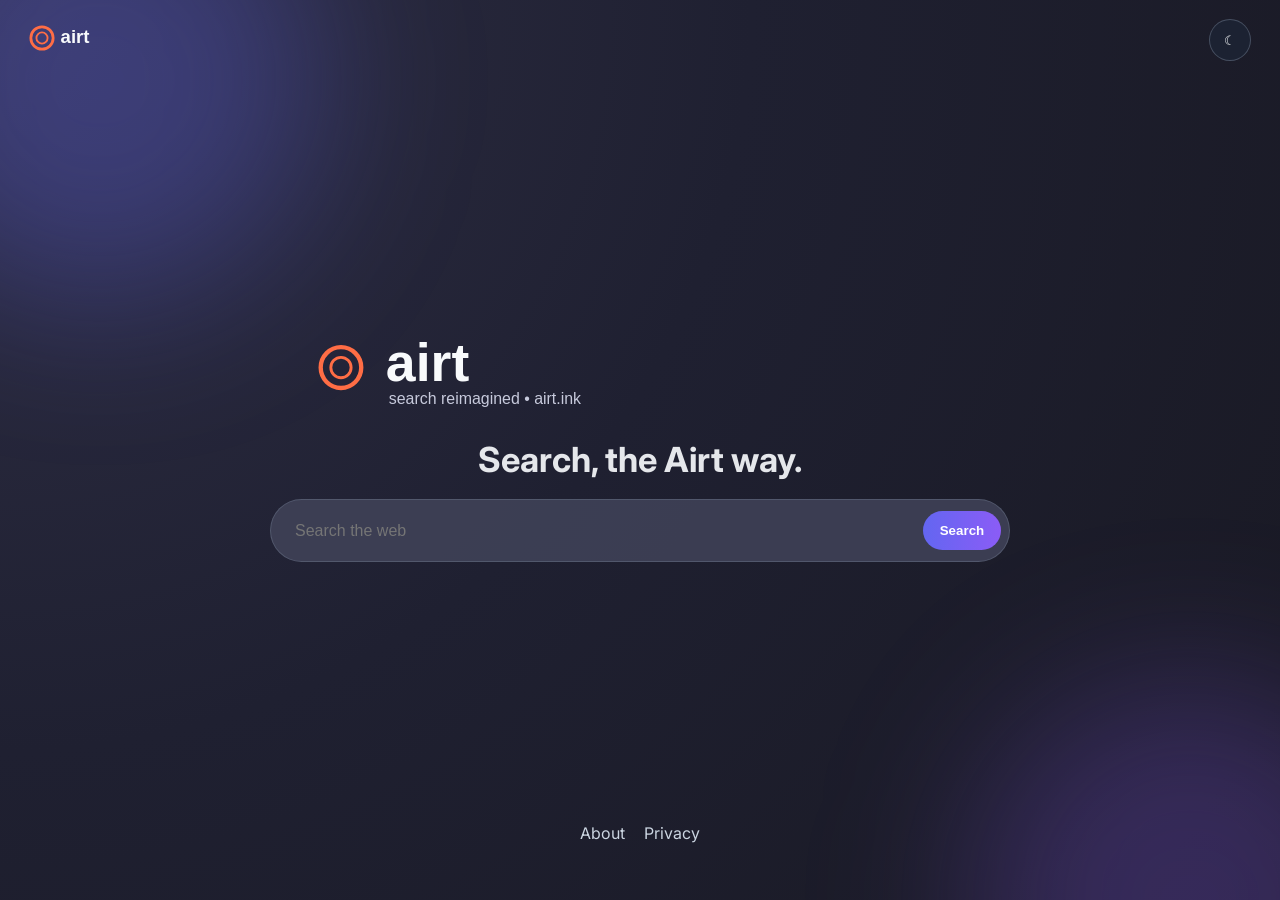
<file: index.html>
<!DOCTYPE html>
<html lang="en">
<head>
  <meta charset="UTF-8" />
  <meta name="viewport" content="width=device-width, initial-scale=1.0" />
  <title>AIRT — Search Reimagined</title>
  <link rel="preconnect" href="https://fonts.googleapis.com">
  <link rel="preconnect" href="https://fonts.gstatic.com" crossorigin>
  <link href="https://fonts.googleapis.com/css2?family=Inter:wght@400;500;600;700;800&display=swap" rel="stylesheet">
  <link rel="stylesheet" href="./styles.css" />
</head>
<body class="theme-dark home-page">
  <div class="bg-orb orb-1"></div>
  <div class="bg-orb orb-2"></div>
  <header class="top-nav">
    <a class="brand" href="./index.html" aria-label="Airt homepage">
      <img src="./assets/airt-logo.svg" alt="airt logo" />
    </a>
    <button id="theme-toggle" class="theme-toggle" aria-label="Toggle dark mode">☾</button>
  </header>

  <main class="home-main">
    <img class="hero-logo" src="./assets/airt-wordmark.svg" alt="airt.ink search reimagined" />
    <h1>Search, the Airt way.</h1>
    <form class="search-shell" action="./search.html" method="GET">
      <input
        id="home-query"
        type="search"
        name="q"
        placeholder="Search the web"
        required
        autocomplete="off"
      />
      <button type="submit">Search</button>
    </form>
  </main>

  <footer>
    <a href="./about.html">About</a>
    <a href="./about.html#privacy">Privacy</a>
  </footer>

  <script src="./ui.js"></script>
</body>
</html>
</file>
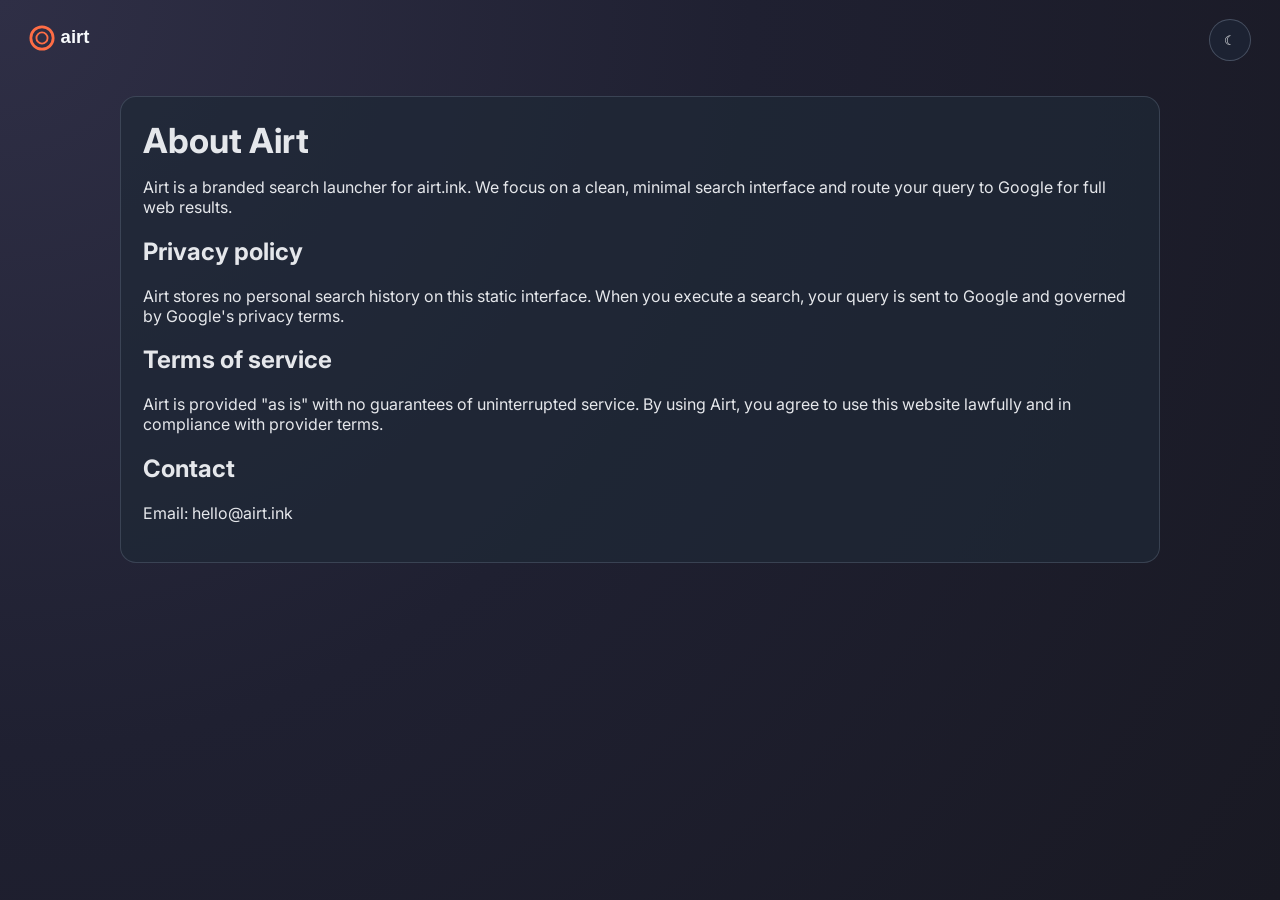
<file: about.html>
<!DOCTYPE html>
<html lang="en">
<head>
  <meta charset="UTF-8" />
  <meta name="viewport" content="width=device-width, initial-scale=1.0" />
  <title>About Airt</title>
  <link rel="preconnect" href="https://fonts.googleapis.com">
  <link rel="preconnect" href="https://fonts.gstatic.com" crossorigin>
  <link href="https://fonts.googleapis.com/css2?family=Inter:wght@400;500;600;700;800&display=swap" rel="stylesheet">
  <link rel="stylesheet" href="./styles.css" />
</head>
<body class="theme-dark about-page">
  <header class="results-header">
    <a class="brand" href="./index.html" aria-label="Airt homepage">
      <img src="./assets/airt-logo.svg" alt="airt logo" />
    </a>
    <button id="theme-toggle" class="theme-toggle" aria-label="Toggle dark mode">☾</button>
  </header>

  <main class="doc-main">
    <article class="doc-card">
      <h1>About Airt</h1>
      <p>
        Airt is a branded search launcher for airt.ink. We focus on a clean, minimal search interface
        and route your query to Google for full web results.
      </p>

      <h2 id="privacy">Privacy policy</h2>
      <p>
        Airt stores no personal search history on this static interface. When you execute a search,
        your query is sent to Google and governed by Google's privacy terms.
      </p>

      <h2>Terms of service</h2>
      <p>
        Airt is provided "as is" with no guarantees of uninterrupted service. By using Airt, you
        agree to use this website lawfully and in compliance with provider terms.
      </p>

      <h2>Contact</h2>
      <p>Email: hello@airt.ink</p>
    </article>
  </main>

  <script src="./ui.js"></script>
</body>
</html>
</file>
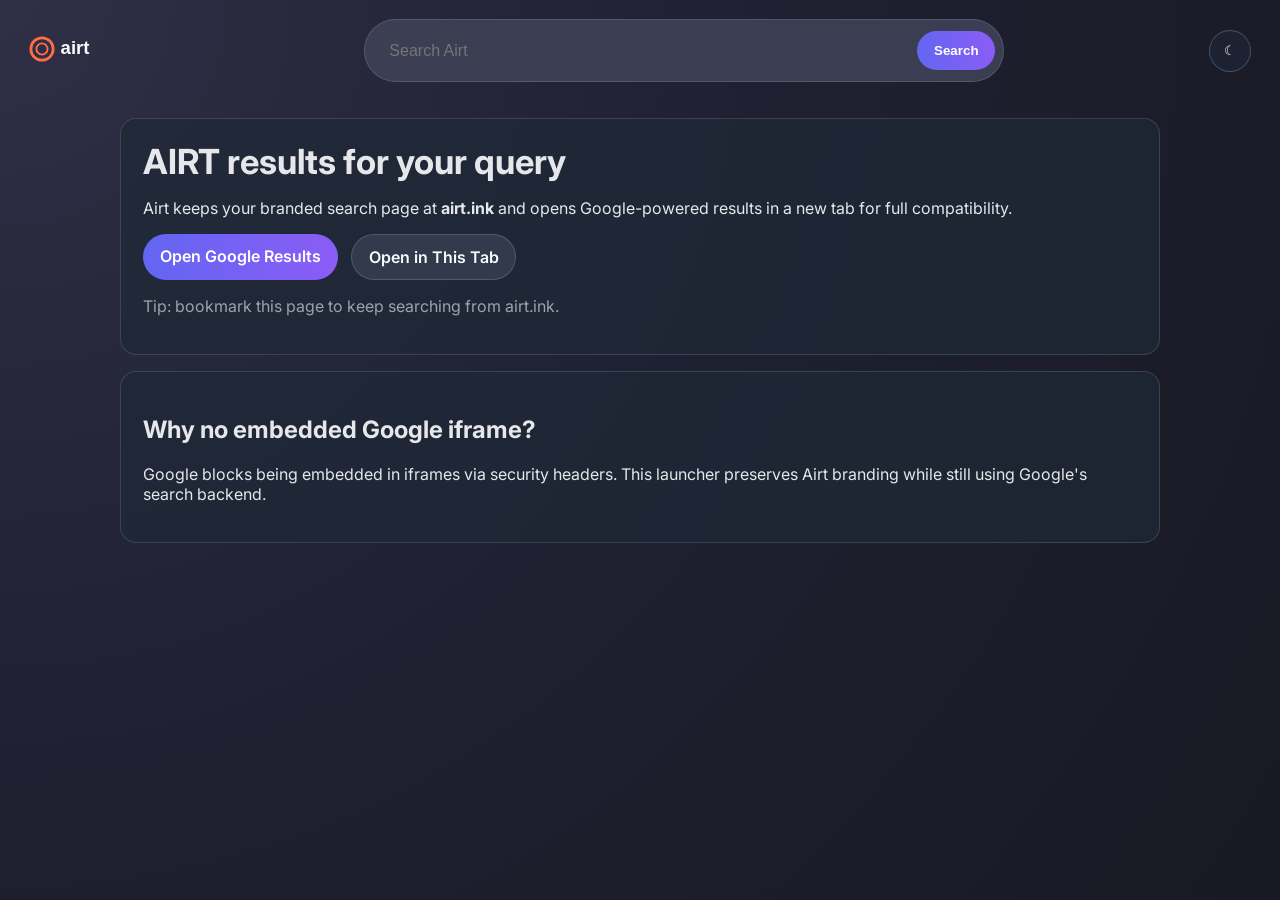
<file: search.html>
<!DOCTYPE html>
<html lang="en">
<head>
  <meta charset="UTF-8" />
  <meta name="viewport" content="width=device-width, initial-scale=1.0" />
  <title>AIRT Search Results</title>
  <link rel="preconnect" href="https://fonts.googleapis.com">
  <link rel="preconnect" href="https://fonts.gstatic.com" crossorigin>
  <link href="https://fonts.googleapis.com/css2?family=Inter:wght@400;500;600;700;800&display=swap" rel="stylesheet">
  <link rel="stylesheet" href="./styles.css" />
</head>
<body class="theme-dark results-page">
  <header class="results-header">
    <a class="brand" href="./index.html" aria-label="Airt homepage">
      <img src="./assets/airt-logo.svg" alt="airt logo" />
    </a>
    <form class="search-shell header-search" action="./search.html" method="GET">
      <input id="results-query" type="search" name="q" placeholder="Search Airt" required />
      <button type="submit">Search</button>
    </form>
    <button id="theme-toggle" class="theme-toggle" aria-label="Toggle dark mode">☾</button>
  </header>

  <main class="results-main">
    <section class="results-card">
      <h1>AIRT results for <span id="query-display"></span></h1>
      <p>
        Airt keeps your branded search page at <strong>airt.ink</strong> and opens Google-powered
        results in a new tab for full compatibility.
      </p>
      <div class="cta-row">
        <a id="google-link" class="primary-btn" target="_blank" rel="noopener noreferrer">Open Google Results</a>
        <a id="google-link-same" class="secondary-btn" rel="noopener noreferrer">Open in This Tab</a>
      </div>
      <p class="helper">Tip: bookmark this page to keep searching from airt.ink.</p>
    </section>

    <section class="results-note">
      <h2>Why no embedded Google iframe?</h2>
      <p>
        Google blocks being embedded in iframes via security headers. This launcher preserves Airt
        branding while still using Google's search backend.
      </p>
    </section>
  </main>

  <script src="./ui.js"></script>
</body>
</html>
</file>
<file: styles.css>
:root {
  --primary: #6366f1;
  --secondary: #8b5cf6;
  --accent: #10b981;
  --text: #1f2937;
  --bg: #f6f7fb;
  --surface: #ffffff;
  --shadow: 0 18px 50px rgba(15, 23, 42, 0.18);
}

* { box-sizing: border-box; }
body {
  margin: 0;
  min-height: 100vh;
  font-family: Inter, system-ui, -apple-system, Segoe UI, Roboto, sans-serif;
  color: #e5e7eb;
  background: radial-gradient(circle at 0 0, #2f2f46, #1f2031 48%, #191923 100%);
  overflow-x: hidden;
}

.bg-orb {
  position: fixed;
  width: 440px;
  height: 440px;
  border-radius: 50%;
  filter: blur(80px);
  pointer-events: none;
  z-index: 0;
}
.orb-1 { top: -140px; left: -120px; background: rgba(99, 102, 241, 0.3); }
.orb-2 { bottom: -220px; right: -130px; background: rgba(139, 92, 246, 0.25); }

a { color: inherit; text-decoration: none; }

.top-nav, .results-header {
  position: relative;
  z-index: 2;
  display: flex;
  align-items: center;
  justify-content: space-between;
  padding: 1.2rem 1.8rem;
}

.brand img { height: 28px; }
.hero-logo { width: min(420px, 84vw); }

.theme-toggle {
  border: 1px solid rgba(148, 163, 184, 0.35);
  background: rgba(30, 41, 59, 0.55);
  color: #f8fafc;
  border-radius: 9999px;
  width: 42px;
  height: 42px;
  cursor: pointer;
}

.home-main {
  position: relative;
  z-index: 1;
  min-height: calc(100vh - 180px);
  display: grid;
  place-content: center;
  gap: 1.2rem;
  text-align: center;
  padding: 1rem;
}

h1 { margin: 0; font-size: clamp(1.7rem, 2.7vw, 2.6rem); font-weight: 700; }

.search-shell {
  width: min(740px, calc(100vw - 2rem));
  display: flex;
  align-items: center;
  padding: 0.5rem;
  background: rgba(64, 66, 88, 0.88);
  border: 1px solid rgba(148, 163, 184, 0.25);
  border-radius: 9999px;
  box-shadow: 0 0 0 rgba(0, 0, 0, 0);
  transition: transform 0.2s ease, box-shadow 0.25s ease;
}
.search-shell:hover,
.search-shell:focus-within {
  transform: translateY(-1px);
  box-shadow: var(--shadow);
}
.search-shell input {
  flex: 1;
  border: 0;
  outline: none;
  padding: 0.85rem 1rem;
  background: transparent;
  color: #f8fafc;
  font-size: 1rem;
}
.search-shell button,
.primary-btn,
.secondary-btn {
  border-radius: 9999px;
  border: 0;
  padding: 0.75rem 1.05rem;
  font-weight: 600;
  cursor: pointer;
  transition: 0.2s ease;
}
.search-shell button,
.primary-btn {
  background: linear-gradient(90deg, var(--primary), var(--secondary));
  color: #fff;
}
.primary-btn:hover, .search-shell button:hover { filter: brightness(1.08); }

.secondary-btn {
  background: rgba(148, 163, 184, 0.16);
  color: #f8fafc;
  border: 1px solid rgba(148, 163, 184, 0.3);
}

footer {
  position: relative;
  z-index: 2;
  display: flex;
  justify-content: center;
  gap: 1.2rem;
  padding: 1.4rem;
  color: #cbd5e1;
}

.results-main, .doc-main {
  width: min(1040px, 92vw);
  margin: 1rem auto 2rem;
  display: grid;
  gap: 1rem;
}

.results-card, .results-note, .doc-card {
  background: rgba(31, 41, 55, 0.72);
  border: 1px solid rgba(148, 163, 184, 0.23);
  border-radius: 1rem;
  padding: 1.4rem;
}
.cta-row { display: flex; flex-wrap: wrap; gap: 0.8rem; margin-top: 1rem; }
.helper { color: #9ca3af; }

.header-search {
  max-width: 640px;
}

@media (max-width: 780px) {
  .results-header { flex-wrap: wrap; gap: 0.8rem; }
  .header-search { order: 3; width: 100%; }
}


body.theme-light {
  color: var(--text);
  background: linear-gradient(180deg, #eef2ff, #f8fafc 40%, #ffffff);
}
body.theme-light .search-shell {
  background: rgba(255,255,255,0.95);
  border-color: rgba(99,102,241,0.25);
}
body.theme-light .search-shell input { color: #111827; }
body.theme-light .results-card,
body.theme-light .results-note,
body.theme-light .doc-card {
  background: rgba(255, 255, 255, 0.96);
  color: #1f2937;
  border-color: rgba(99, 102, 241, 0.2);
}
body.theme-light footer { color: #4b5563; }
body.theme-light .secondary-btn { color: #1f2937; }
body.theme-light .theme-toggle {
  background: #ffffff;
  color: #1f2937;
  border-color: rgba(99,102,241,0.35);
}
</file>
